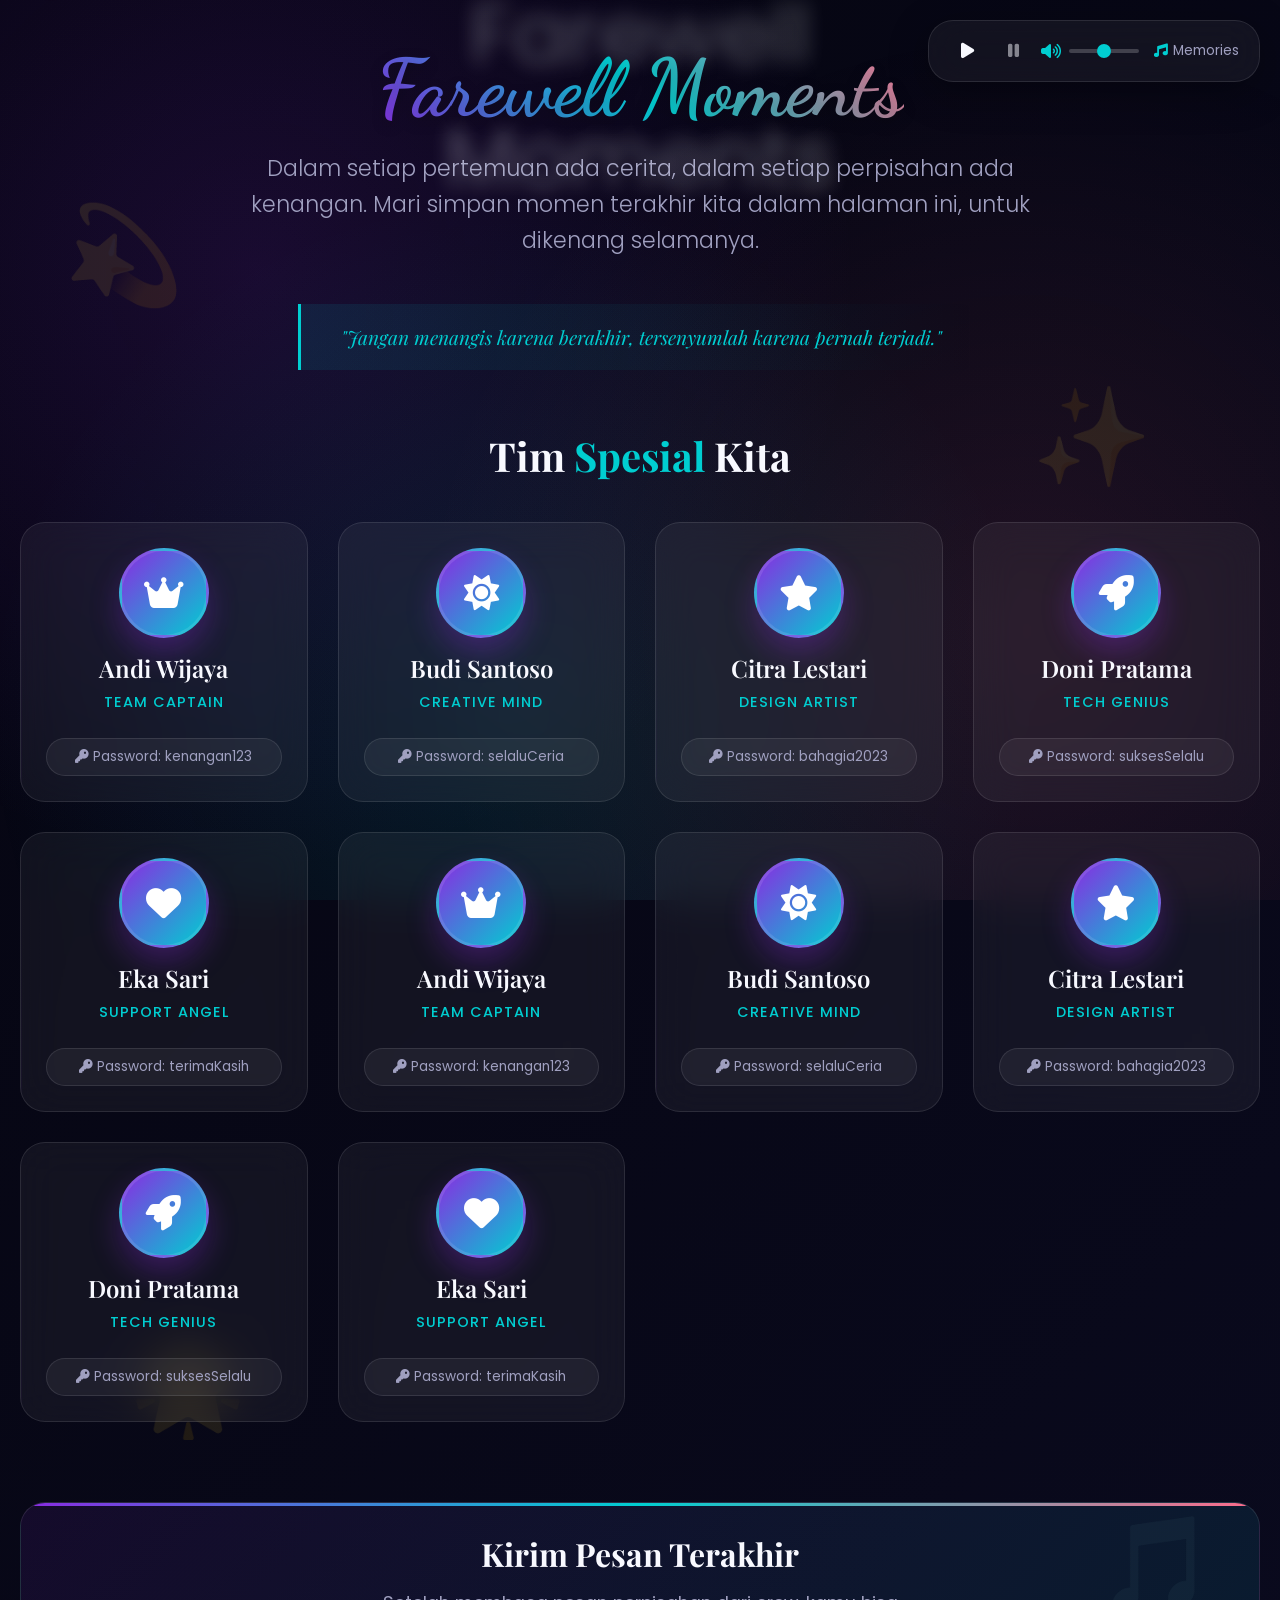
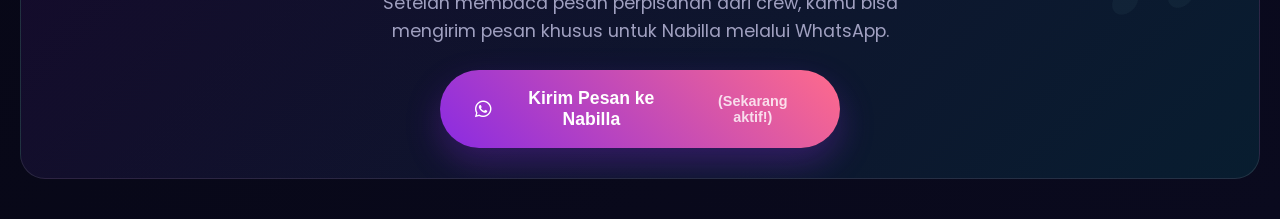
<file: baibai.html>
<!DOCTYPE html>
<html lang="id"><head>
    <meta charset="UTF-8">
    <meta name="viewport" content="width=device-width, initial-scale=1.0">
    <title>Farewell Moments - Kenangan Tak Terlupakan</title>
    <link rel="stylesheet" href="https://cdnjs.cloudflare.com/ajax/libs/font-awesome/6.4.0/css/all.min.css">
    <link href="https://fonts.googleapis.com/css2?family=Poppins:wght@300;400;500;600;700&amp;family=Dancing+Script:wght@700&amp;family=Playfair+Display:wght@400;700&amp;display=swap" rel="stylesheet">
    <style>
        :root {
            --primary: #8A2BE2;
            --secondary: #FF6B8B;
            --accent: #00CED1;
            --gold: #FFD700;
            --dark: #0A0A1E;
            --darker: #050510;
            --light: #F8F9FF;
            --gray: #A0A0C0;
            --glass: rgba(255, 255, 255, 0.05);
            --glass-border: rgba(255, 255, 255, 0.1);
        }

        * {
            margin: 0;
            padding: 0;
            box-sizing: border-box;
        }

        body {
            background: linear-gradient(135deg, var(--darker) 0%, var(--dark) 100%);
            color: var(--light);
            min-height: 100vh;
            font-family: 'Poppins', sans-serif;
            overflow-x: hidden;
            position: relative;
        }

        body::before {
            content: '';
            position: fixed;
            top: 0;
            left: 0;
            width: 100%;
            height: 100%;
            background: 
                radial-gradient(circle at 20% 30%, rgba(138, 43, 226, 0.15) 0%, transparent 50%),
                radial-gradient(circle at 80% 70%, rgba(255, 107, 139, 0.1) 0%, transparent 50%),
                radial-gradient(circle at 40% 80%, rgba(0, 206, 209, 0.1) 0%, transparent 50%);
            z-index: -2;
        }

        /* Falling Animation Container */
        .falling-container {
            position: fixed;
            top: 0;
            left: 0;
            width: 100%;
            height: 100%;
            pointer-events: none;
            z-index: 0;
            overflow: hidden;
        }

        .falling-item {
            position: absolute;
            top: -50px;
            font-size: 24px;
            opacity: 0.7;
            animation: falling linear infinite;
            filter: drop-shadow(0 0 10px currentColor);
        }

        @keyframes falling {
            0% {
                transform: translateY(-100px) rotate(0deg);
                opacity: 0;
            }
            10% {
                opacity: 0.8;
            }
            90% {
                opacity: 0.8;
            }
            100% {
                transform: translateY(100vh) rotate(360deg);
                opacity: 0;
            }
        }

        /* Mobile Menu Button */
        .mobile-menu-btn {
            display: none;
            position: fixed;
            top: 15px;
            left: 15px;
            z-index: 1001;
            background: var(--glass);
            backdrop-filter: blur(20px);
            border: 1px solid var(--glass-border);
            color: var(--light);
            width: 50px;
            height: 50px;
            border-radius: 50%;
            font-size: 1.5rem;
            cursor: pointer;
            align-items: center;
            justify-content: center;
            transition: all 0.3s ease;
        }

        .mobile-menu-btn:hover {
            background: rgba(255, 255, 255, 0.1);
        }

        /* Music Player - Mobile Optimized */
        .music-player {
            position: fixed;
            top: 20px;
            right: 20px;
            z-index: 1000;
            background: var(--glass);
            backdrop-filter: blur(20px);
            border-radius: 25px;
            padding: 12px 20px;
            border: 1px solid var(--glass-border);
            box-shadow: 0 10px 40px rgba(0, 0, 0, 0.3);
            display: flex;
            align-items: center;
            gap: 15px;
            transition: all 0.3s ease;
            max-width: calc(100vw - 40px);
        }

        .music-player.mobile {
            top: auto;
            bottom: 20px;
            right: 50%;
            transform: translateX(50%);
            width: 90%;
            max-width: 400px;
            justify-content: center;
        }

        .music-controls {
            display: flex;
            align-items: center;
            gap: 10px;
        }

        .music-btn {
            background: transparent;
            border: none;
            color: var(--light);
            font-size: 1.1rem;
            cursor: pointer;
            width: 36px;
            height: 36px;
            border-radius: 50%;
            display: flex;
            align-items: center;
            justify-content: center;
            transition: all 0.3s ease;
            flex-shrink: 0;
        }

        .music-btn:hover {
            background: rgba(255, 255, 255, 0.1);
            transform: scale(1.1);
        }

        .music-btn.active {
            background: var(--primary);
            color: white;
        }

        .volume-container {
            display: flex;
            align-items: center;
            gap: 8px;
            flex-shrink: 0;
        }

        .volume-slider {
            width: 70px;
            height: 4px;
            -webkit-appearance: none;
            background: rgba(255, 255, 255, 0.2);
            border-radius: 2px;
            outline: none;
            flex-shrink: 0;
        }

        .volume-slider::-webkit-slider-thumb {
            -webkit-appearance: none;
            width: 14px;
            height: 14px;
            border-radius: 50%;
            background: var(--accent);
            cursor: pointer;
        }

        .music-info {
            display: flex;
            align-items: center;
            gap: 10px;
            color: var(--gray);
            font-size: 0.85rem;
            overflow: hidden;
        }

        .now-playing {
            display: flex;
            align-items: center;
            gap: 5px;
            white-space: nowrap;
            overflow: hidden;
            text-overflow: ellipsis;
        }

        /* Main Container */
        .main-container {
            max-width: 1400px;
            margin: 0 auto;
            padding: 40px 20px;
            position: relative;
            z-index: 1;
        }

        /* Header */
        .main-header {
            text-align: center;
            margin-bottom: 60px;
            position: relative;
        }

        .title-container {
            position: relative;
            display: inline-block;
        }

        .main-title {
            font-family: 'Dancing Script', cursive;
            font-size: 5rem;
            background: linear-gradient(45deg, var(--primary), var(--accent), var(--secondary));
            -webkit-background-clip: text;
            background-clip: text;
            color: transparent;
            margin-bottom: 15px;
            position: relative;
            z-index: 1;
            text-shadow: 0 5px 15px rgba(0, 0, 0, 0.2);
            line-height: 1.2;
        }

        .title-glow {
            position: absolute;
            top: 50%;
            left: 50%;
            transform: translate(-50%, -50%);
            font-size: 5.2rem;
            opacity: 0.3;
            filter: blur(10px);
            z-index: 0;
        }

        .subtitle {
            font-size: 1.4rem;
            color: var(--gray);
            max-width: 800px;
            margin: 0 auto 25px;
            line-height: 1.6;
            font-weight: 300;
        }

        .quote {
            font-family: 'Playfair Display', serif;
            font-style: italic;
            color: var(--accent);
            font-size: 1.2rem;
            padding: 20px 40px;
            border-left: 3px solid var(--accent);
            background: linear-gradient(90deg, rgba(0, 206, 209, 0.1), transparent);
            border-radius: 0 20px 20px 0;
            display: inline-block;
            margin-top: 20px;
        }

        /* Crew Section */
        .crew-section {
            margin: 60px 0;
        }

        .section-title {
            text-align: center;
            font-size: 2.5rem;
            margin-bottom: 40px;
            color: var(--light);
            font-family: 'Playfair Display', serif;
            line-height: 1.3;
        }

        .section-title span {
            color: var(--accent);
        }

        .crew-grid {
            display: grid;
            grid-template-columns: repeat(auto-fit, minmax(250px, 1fr));
            gap: 30px;
            margin-bottom: 60px;
        }

        .crew-card {
            background: var(--glass);
            backdrop-filter: blur(20px);
            border-radius: 25px;
            padding: 25px;
            border: 1px solid var(--glass-border);
            transition: all 0.4s cubic-bezier(0.175, 0.885, 0.32, 1.275);
            cursor: pointer;
            position: relative;
            overflow: hidden;
            text-align: center;
            min-height: 280px;
            display: flex;
            flex-direction: column;
            justify-content: center;
        }

        .crew-card::before {
            content: '';
            position: absolute;
            top: 0;
            left: 0;
            width: 100%;
            height: 100%;
            background: linear-gradient(45deg, transparent, rgba(138, 43, 226, 0.1), transparent);
            transform: translateX(-100%);
            transition: transform 0.6s;
        }

        .crew-card:hover::before {
            transform: translateX(100%);
        }

        .crew-card:hover {
            transform: translateY(-15px) scale(1.03);
            border-color: var(--primary);
            box-shadow: 0 25px 50px rgba(138, 43, 226, 0.3);
        }

        .card-glow {
            position: absolute;
            top: -2px;
            left: -2px;
            right: -2px;
            bottom: -2px;
            background: linear-gradient(45deg, var(--primary), var(--accent), var(--secondary));
            border-radius: 27px;
            z-index: -1;
            opacity: 0;
            transition: opacity 0.3s;
        }

        .crew-card:hover .card-glow {
            opacity: 0.3;
        }

        .crew-avatar {
            width: 90px;
            height: 90px;
            border-radius: 50%;
            background: linear-gradient(135deg, var(--primary), var(--accent));
            display: flex;
            align-items: center;
            justify-content: center;
            margin: 0 auto 15px;
            font-size: 2.2rem;
            color: white;
            box-shadow: 0 15px 30px rgba(138, 43, 226, 0.3);
            border: 3px solid rgba(255, 255, 255, 0.1);
            transition: all 0.3s ease;
            flex-shrink: 0;
        }

        .crew-card:hover .crew-avatar {
            transform: scale(1.1) rotate(5deg);
            box-shadow: 0 20px 40px rgba(138, 43, 226, 0.4);
        }

        .crew-name {
            font-size: 1.5rem;
            font-weight: 600;
            margin-bottom: 8px;
            color: var(--light);
            font-family: 'Playfair Display', serif;
            line-height: 1.3;
        }

        .crew-role {
            color: var(--accent);
            font-size: 0.9rem;
            text-transform: uppercase;
            letter-spacing: 1px;
            margin-bottom: 15px;
            font-weight: 500;
        }

        .password-hint {
            background: rgba(255, 255, 255, 0.05);
            padding: 8px 15px;
            border-radius: 20px;
            font-size: 0.85rem;
            color: var(--gray);
            display: inline-block;
            border: 1px solid rgba(255, 255, 255, 0.1);
            margin-top: auto;
        }

        /* Send Message Button */
        .send-message-section {
            text-align: center;
            margin-top: 80px;
            padding: 30px 20px;
            background: linear-gradient(135deg, rgba(138, 43, 226, 0.1), rgba(0, 206, 209, 0.1));
            border-radius: 25px;
            border: 1px solid var(--glass-border);
            position: relative;
            overflow: hidden;
        }

        .send-message-section::before {
            content: '';
            position: absolute;
            top: 0;
            left: 0;
            right: 0;
            height: 3px;
            background: linear-gradient(90deg, var(--primary), var(--accent), var(--secondary));
        }

        .send-message-title {
            font-size: 2rem;
            margin-bottom: 15px;
            color: var(--light);
            font-family: 'Playfair Display', serif;
            line-height: 1.3;
        }

        .send-message-desc {
            color: var(--gray);
            font-size: 1.1rem;
            max-width: 600px;
            margin: 0 auto 25px;
            line-height: 1.6;
        }

        .send-btn {
            background: linear-gradient(45deg, var(--primary), var(--secondary));
            color: white;
            border: none;
            padding: 18px 35px;
            font-size: 1.1rem;
            border-radius: 50px;
            cursor: pointer;
            display: inline-flex;
            align-items: center;
            justify-content: center;
            gap: 12px;
            transition: all 0.3s ease;
            font-weight: 600;
            box-shadow: 0 15px 35px rgba(138, 43, 226, 0.3);
            position: relative;
            overflow: hidden;
            width: 100%;
            max-width: 400px;
            margin: 0 auto;
        }

        .send-btn::before {
            content: '';
            position: absolute;
            top: 0;
            left: -100%;
            width: 100%;
            height: 100%;
            background: linear-gradient(90deg, transparent, rgba(255, 255, 255, 0.2), transparent);
            transition: left 0.5s;
        }

        .send-btn:hover::before {
            left: 100%;
        }

        .send-btn:hover {
            transform: translateY(-5px) scale(1.05);
            box-shadow: 0 20px 40px rgba(138, 43, 226, 0.4);
        }

        .send-btn i {
            font-size: 1.2rem;
        }

        .send-btn.locked {
            opacity: 0.5;
            cursor: not-allowed;
            background: linear-gradient(45deg, #666, #888);
        }

        .send-btn.locked:hover {
            transform: none;
            box-shadow: 0 15px 35px rgba(138, 43, 226, 0.3);
        }

        /* Modal Styles - Mobile Optimized */
        .modal-overlay {
            position: fixed;
            top: 0;
            left: 0;
            width: 100%;
            height: 100%;
            background: rgba(5, 5, 16, 0.95);
            display: flex;
            justify-content: center;
            align-items: center;
            z-index: 2000;
            opacity: 0;
            visibility: hidden;
            transition: all 0.3s ease;
            backdrop-filter: blur(20px);
            padding: 20px;
        }

        .modal-overlay.active {
            opacity: 1;
            visibility: visible;
        }

        .modal-content {
            background: linear-gradient(135deg, rgba(30, 30, 60, 0.95), rgba(20, 20, 40, 0.95));
            padding: 35px;
            border-radius: 25px;
            width: 100%;
            max-width: 500px;
            border: 1px solid var(--glass-border);
            box-shadow: 0 40px 80px rgba(0, 0, 0, 0.5);
            transform: translateY(50px) scale(0.95);
            transition: all 0.5s cubic-bezier(0.175, 0.885, 0.32, 1.275);
            position: relative;
            overflow: hidden;
            max-height: 90vh;
            overflow-y: auto;
        }

        .modal-overlay.active .modal-content {
            transform: translateY(0) scale(1);
        }

        .modal-content::before {
            content: '';
            position: absolute;
            top: 0;
            left: 0;
            right: 0;
            height: 5px;
            background: linear-gradient(90deg, var(--primary), var(--accent), var(--secondary));
        }

        .modal-title {
            font-size: 1.8rem;
            margin-bottom: 15px;
            color: var(--light);
            text-align: center;
            font-family: 'Playfair Display', serif;
            line-height: 1.3;
        }

        .modal-subtitle {
            color: var(--gray);
            text-align: center;
            margin-bottom: 25px;
            font-size: 1rem;
            line-height: 1.5;
        }

        .form-group {
            margin-bottom: 20px;
        }

        .form-label {
            display: block;
            margin-bottom: 8px;
            color: var(--light);
            font-weight: 500;
            font-size: 0.95rem;
        }

        .form-input, .form-textarea {
            width: 100%;
            padding: 16px;
            border-radius: 12px;
            border: 1px solid var(--glass-border);
            background: rgba(255, 255, 255, 0.05);
            color: var(--light);
            font-size: 1rem;
            outline: none;
            transition: all 0.3s ease;
            font-family: 'Poppins', sans-serif;
        }

        .form-input:focus, .form-textarea:focus {
            border-color: var(--accent);
            background: rgba(255, 255, 255, 0.08);
            box-shadow: 0 0 0 3px rgba(0, 206, 209, 0.1);
        }

        .form-textarea {
            min-height: 120px;
            resize: vertical;
        }

        .modal-buttons {
            display: flex;
            gap: 12px;
            margin-top: 25px;
            flex-wrap: wrap;
        }

        .modal-btn {
            flex: 1;
            padding: 15px;
            border-radius: 12px;
            border: none;
            font-size: 0.95rem;
            font-weight: 600;
            cursor: pointer;
            transition: all 0.3s ease;
            display: flex;
            align-items: center;
            justify-content: center;
            gap: 8px;
            min-width: 140px;
        }

        .modal-btn.primary {
            background: linear-gradient(45deg, var(--primary), var(--accent));
            color: white;
        }

        .modal-btn.primary:hover {
            transform: translateY(-3px);
            box-shadow: 0 10px 20px rgba(138, 43, 226, 0.3);
        }

        .modal-btn.secondary {
            background: rgba(255, 255, 255, 0.05);
            color: var(--light);
            border: 1px solid var(--glass-border);
        }

        .modal-btn.secondary:hover {
            background: rgba(255, 255, 255, 0.1);
        }

        /* Message Page - Mobile Optimized */
        .message-page {
            min-height: 100vh;
            padding: 30px 15px;
            display: none;
            opacity: 0;
            animation: fadeIn 0.8s forwards;
        }

        .message-header {
            text-align: center;
            margin-bottom: 40px;
        }

        .message-avatar {
            width: 120px;
            height: 120px;
            border-radius: 50%;
            background: linear-gradient(135deg, var(--primary), var(--accent));
            display: flex;
            align-items: center;
            justify-content: center;
            margin: 0 auto 20px;
            font-size: 3rem;
            color: white;
            box-shadow: 0 20px 40px rgba(138, 43, 226, 0.3);
            border: 5px solid rgba(255, 255, 255, 0.1);
            animation: float 6s ease-in-out infinite;
        }

        .message-crew-name {
            font-size: 2.5rem;
            margin-bottom: 8px;
            background: linear-gradient(45deg, var(--primary), var(--accent));
            -webkit-background-clip: text;
            background-clip: text;
            color: transparent;
            font-family: 'Dancing Script', cursive;
            line-height: 1.2;
        }

        .message-title {
            font-size: 1.2rem;
            color: var(--accent);
            text-transform: uppercase;
            letter-spacing: 2px;
            margin-bottom: 30px;
        }

        .message-content {
            max-width: 800px;
            margin: 0 auto;
            background: var(--glass);
            backdrop-filter: blur(20px);
            border-radius: 25px;
            padding: 30px;
            border: 1px solid var(--glass-border);
            box-shadow: 0 20px 40px rgba(0, 0, 0, 0.3);
            position: relative;
            overflow: hidden;
        }

        .message-content::before {
            content: '';
            position: absolute;
            top: 0;
            left: 0;
            right: 0;
            height: 5px;
            background: linear-gradient(90deg, var(--primary), var(--accent), var(--secondary));
        }

        .message-text {
            font-size: 1.1rem;
            line-height: 1.7;
            margin-bottom: 30px;
            color: rgba(255, 255, 255, 0.9);
            text-align: justify;
        }

        .message-quote {
            font-style: italic;
            color: var(--accent);
            padding: 20px;
            background: linear-gradient(90deg, rgba(0, 206, 209, 0.1), transparent);
            border-radius: 15px;
            border-left: 4px solid var(--accent);
            margin: 25px 0;
            font-size: 1.1rem;
            font-family: 'Playfair Display', serif;
            line-height: 1.5;
        }

        .message-signature {
            text-align: right;
            color: var(--gray);
            margin-top: 40px;
            padding-top: 25px;
            border-top: 1px solid rgba(255, 255, 255, 0.1);
            font-size: 1.2rem;
            font-family: 'Dancing Script', cursive;
        }

        .message-signature strong {
            color: var(--light);
            font-weight: 600;
        }

        .action-buttons {
            display: flex;
            justify-content: center;
            gap: 15px;
            margin-top: 40px;
            flex-wrap: wrap;
        }

        .action-btn {
            padding: 16px 30px;
            border-radius: 50px;
            border: none;
            font-size: 1rem;
            font-weight: 600;
            cursor: pointer;
            transition: all 0.3s ease;
            display: flex;
            align-items: center;
            gap: 10px;
            min-width: 160px;
            justify-content: center;
            flex: 1;
            max-width: 300px;
        }

        .action-btn.back {
            background: rgba(255, 255, 255, 0.05);
            color: var(--light);
            border: 1px solid var(--glass-border);
        }

        .action-btn.back:hover {
            background: rgba(255, 255, 255, 0.1);
            transform: translateY(-3px);
        }

        .action-btn.message {
            background: linear-gradient(45deg, var(--secondary), #FF8E9E);
            color: white;
        }

        .action-btn.message:hover {
            transform: translateY(-3px) scale(1.05);
            box-shadow: 0 15px 30px rgba(255, 107, 139, 0.3);
        }

        /* Floating Elements */
        .floating-element {
            position: absolute;
            z-index: -1;
            opacity: 0.1;
            font-size: 6rem;
            color: var(--accent);
            animation: floatSlow 15s ease-in-out infinite;
        }

        .fe1 { top: 10%; left: 5%; animation-delay: 0s; }
        .fe2 { top: 20%; right: 10%; animation-delay: 2s; }
        .fe3 { bottom: 20%; left: 10%; animation-delay: 4s; }
        .fe4 { bottom: 10%; right: 5%; animation-delay: 6s; }

        /* Animations */
        @keyframes fadeIn {
            from { opacity: 0; transform: translateY(20px); }
            to { opacity: 1; transform: translateY(0); }
        }

        @keyframes float {
            0%, 100% { transform: translateY(0); }
            50% { transform: translateY(-15px); }
        }

        @keyframes floatSlow {
            0%, 100% { transform: translateY(0) rotate(0deg); }
            33% { transform: translateY(-20px) rotate(120deg); }
            66% { transform: translateY(20px) rotate(240deg); }
        }

        @keyframes glow {
            0%, 100% { opacity: 0.5; }
            50% { opacity: 0.8; }
        }

        /* Touch-friendly adjustments */
        @media (hover: none) {
            .crew-card:hover {
                transform: none;
            }
            
            .crew-card:active {
                transform: scale(0.98);
            }
            
            .send-btn:hover, .modal-btn:hover, .action-btn:hover {
                transform: none;
            }
            
            .send-btn:active, .modal-btn:active, .action-btn:active {
                transform: scale(0.98);
            }
        }

        /* Responsive Breakpoints */
        @media (max-width: 1200px) {
            .main-title { font-size: 4rem; }
            .title-glow { font-size: 4.2rem; }
        }

        @media (max-width: 992px) {
            .main-title { font-size: 3.5rem; }
            .title-glow { font-size: 3.7rem; }
            .crew-grid { grid-template-columns: repeat(2, 1fr); }
            .section-title { font-size: 2.2rem; }
        }

        @media (max-width: 768px) {
            .mobile-menu-btn {
                display: flex;
            }
            
            .music-player:not(.mobile) {
                display: none;
            }
            
            .music-player.mobile {
                display: flex;
            }
            
            .main-title {
                font-size: 3rem;
                margin-top: 40px;
            }
            
            .title-glow {
                font-size: 3.2rem;
            }
            
            .subtitle {
                font-size: 1.2rem;
                padding: 0 15px;
            }
            
            .quote {
                font-size: 1.1rem;
                padding: 15px 25px;
                margin: 15px;
            }
            
            .crew-grid {
                grid-template-columns: 1fr;
                max-width: 400px;
                margin-left: auto;
                margin-right: auto;
                gap: 20px;
            }
            
            .crew-card {
                padding: 20px;
                min-height: 250px;
            }
            
            .crew-avatar {
                width: 80px;
                height: 80px;
                font-size: 2rem;
            }
            
            .crew-name {
                font-size: 1.4rem;
            }
            
            .send-message-title {
                font-size: 1.8rem;
            }
            
            .send-message-desc {
                font-size: 1rem;
                padding: 0 10px;
            }
            
            .send-btn {
                padding: 16px 25px;
                font-size: 1rem;
            }
            
            .modal-content {
                padding: 25px 20px;
            }
            
            .modal-title {
                font-size: 1.6rem;
            }
            
            .modal-buttons {
                flex-direction: column;
            }
            
            .modal-btn {
                width: 100%;
            }
            
            .message-crew-name {
                font-size: 2.2rem;
            }
            
            .message-avatar {
                width: 100px;
                height: 100px;
                font-size: 2.5rem;
            }
            
            .message-content {
                padding: 25px 20px;
            }
            
            .message-text {
                font-size: 1rem;
            }
            
            .message-quote {
                font-size: 1rem;
                padding: 15px;
            }
            
            .action-buttons {
                flex-direction: column;
                align-items: center;
            }
            
            .action-btn {
                width: 100%;
                max-width: 280px;
            }
            
            .floating-element {
                font-size: 4rem;
            }
        }

        @media (max-width: 480px) {
            .main-container {
                padding: 20px 15px;
            }
            
            .main-title {
                font-size: 2.5rem;
            }
            
            .title-glow {
                font-size: 2.7rem;
            }
            
            .subtitle {
                font-size: 1.1rem;
            }
            
            .section-title {
                font-size: 1.8rem;
                margin-bottom: 30px;
            }
            
            .crew-card {
                min-height: 230px;
            }
            
            .send-message-title {
                font-size: 1.6rem;
            }
            
            .send-message-section {
                padding: 25px 15px;
                margin-top: 50px;
            }
            
            .modal-content {
                padding: 20px 15px;
            }
            
            .modal-title {
                font-size: 1.4rem;
            }
            
            .form-input, .form-textarea {
                padding: 14px;
            }
            
            .message-crew-name {
                font-size: 2rem;
            }
            
            .message-title {
                font-size: 1rem;
            }
            
            .music-player.mobile {
                width: 95%;
                padding: 10px 15px;
            }
            
            .volume-slider {
                width: 50px;
            }
            
            .music-info {
                display: none;
            }
        }

        @media (max-width: 360px) {
            .main-title {
                font-size: 2.2rem;
            }
            
            .crew-name {
                font-size: 1.3rem;
            }
            
            .send-btn {
                padding: 14px 20px;
                font-size: 0.95rem;
            }
            
            .action-btn {
                padding: 14px 20px;
                font-size: 0.95rem;
            }
        }
    </style>
<style>
                @keyframes shake {
                    0%, 100% { transform: translateX(0); }
                    25% { transform: translateX(-10px); }
                    75% { transform: translateX(10px); }
                }
                @keyframes slideIn {
                    from { transform: translateX(100%); opacity: 0; }
                    to { transform: translateX(0); opacity: 1; }
                }
                @keyframes fadeOut {
                    from { opacity: 1; }
                    to { opacity: 0; }
                }
            </style></head>
<body>
    <!-- Falling Animation -->
    <div class="falling-container" id="fallingContainer"><div class="falling-item" style="left: 85.7019%; color: rgb(255, 107, 139); opacity: 0.7;">💌</div><div class="falling-item" style="left: 13.7735%; color: rgb(255, 107, 139); opacity: 0.7;">🌟</div><div class="falling-item" style="left: 8.36762%; color: rgb(255, 20, 147); opacity: 0.7;">🎉</div><div class="falling-item" style="left: 50.3755%; color: rgb(255, 20, 147); opacity: 0.7;">💫</div><div class="falling-item" style="left: 8.43974%; color: rgb(255, 20, 147); opacity: 0.7;">❤️</div><div class="falling-item" style="left: 54.1424%; color: rgb(255, 20, 147); opacity: 0.7;">💫</div><div class="falling-item" style="left: 67.1074%; color: rgb(255, 107, 139); opacity: 0.7;">🎉</div><div class="falling-item" style="left: 69.7484%; color: rgb(0, 206, 209); opacity: 0.7;">🎈</div><div class="falling-item" style="left: 86.212%; color: rgb(255, 215, 0); opacity: 0.7;">🎉</div><div class="falling-item" style="left: 88.7845%; color: rgb(255, 215, 0); opacity: 0.7;">✨</div><div class="falling-item" style="left: 24.1715%; color: rgb(138, 43, 226); opacity: 0.7;">🎈</div><div class="falling-item" style="left: 80.7966%; color: rgb(255, 107, 139); opacity: 0.7;">🎊</div><div class="falling-item" style="left: 52.655%; color: rgb(255, 20, 147); opacity: 0.7;">🎊</div><div class="falling-item" style="left: 44.9256%; color: rgb(255, 20, 147); opacity: 0.7;">🌸</div><div class="falling-item" style="left: 61.6809%; color: rgb(255, 20, 147); opacity: 0.7;">💌</div></div>

    <!-- Mobile Menu Button -->
    <button class="mobile-menu-btn" id="mobileMenuBtn" aria-label="Menu">
        <i class="fas fa-bars"></i>
    </button>

    <!-- Music Player -->
    <div class="music-player" id="desktopMusic">
        <div class="music-controls">
            <button class="music-btn" id="playBtn" title="Play" aria-label="Play music" style="opacity: 1;">
                <i class="fas fa-play"></i>
            </button>
            <button class="music-btn" id="pauseBtn" title="Pause" aria-label="Pause music" style="opacity: 0.5;">
                <i class="fas fa-pause"></i>
            </button>
            <div class="volume-container">
                <i class="fas fa-volume-up" style="color: var(--accent);"></i>
                <input type="range" min="0" max="100" value="50" class="volume-slider" id="volumeSlider" title="Volume" aria-label="Volume control">
            </div>
        </div>
        <div class="music-info">
            <div class="now-playing">
                <i class="fas fa-music" style="color: var(--accent);"></i>
                <span id="currentTrack">Memories</span>
            </div>
        </div>
    </div>

    <!-- Mobile Music Player -->
    

    <!-- Floating Elements -->
    <div class="floating-element fe1">💫</div>
    <div class="floating-element fe2">✨</div>
    <div class="floating-element fe3">🌟</div>
    <div class="floating-element fe4">🎵</div>

    <!-- Main Page -->
    <div class="main-container" id="mainPage" style="display: block;">
        <header class="main-header">
            <div class="title-container">
                <div class="title-glow">Farewell Moments</div>
                <h1 class="main-title" style="transition: 0.8s; transform: scale(1);">Farewell Moments</h1>
            </div>
            <p class="subtitle">Dalam setiap pertemuan ada cerita, dalam setiap perpisahan ada kenangan. Mari simpan momen terakhir kita dalam halaman ini, untuk dikenang selamanya.</p>
            <div class="quote">"Jangan menangis karena berakhir, tersenyumlah karena pernah terjadi."</div>
        </header>

        <!-- Crew Section -->
        <section class="crew-section">
            <h2 class="section-title">Tim <span>Spesial</span> Kita</h2>
            <div class="crew-grid">
                <!-- Crew Cards akan di-generate oleh JavaScript -->
            <div class="crew-card" data-crew="Andi" data-password="kenangan123" role="button" tabindex="0" aria-label="Buka pesan dari Andi Wijaya" style="opacity: 1; transform: translateY(0px); transition: 0.6s cubic-bezier(0.175, 0.885, 0.32, 1.275);">
                        <div class="card-glow"></div>
                        <div class="crew-avatar">
                            <i class="fas fa-crown"></i>
                        </div>
                        <h3 class="crew-name">Andi Wijaya</h3>
                        <div class="crew-role">Team Captain</div>
                        <div class="password-hint">
                            <i class="fas fa-key"></i> Password: kenangan123
                        </div>
                    </div><div class="crew-card" data-crew="Budi" data-password="selaluCeria" role="button" tabindex="0" aria-label="Buka pesan dari Budi Santoso" style="opacity: 1; transform: translateY(0px); transition: 0.6s cubic-bezier(0.175, 0.885, 0.32, 1.275);">
                        <div class="card-glow"></div>
                        <div class="crew-avatar">
                            <i class="fas fa-sun"></i>
                        </div>
                        <h3 class="crew-name">Budi Santoso</h3>
                        <div class="crew-role">Creative Mind</div>
                        <div class="password-hint">
                            <i class="fas fa-key"></i> Password: selaluCeria
                        </div>
                    </div><div class="crew-card" data-crew="Citra" data-password="bahagia2023" role="button" tabindex="0" aria-label="Buka pesan dari Citra Lestari" style="opacity: 1; transform: translateY(0px); transition: 0.6s cubic-bezier(0.175, 0.885, 0.32, 1.275);">
                        <div class="card-glow"></div>
                        <div class="crew-avatar">
                            <i class="fas fa-star"></i>
                        </div>
                        <h3 class="crew-name">Citra Lestari</h3>
                        <div class="crew-role">Design Artist</div>
                        <div class="password-hint">
                            <i class="fas fa-key"></i> Password: bahagia2023
                        </div>
                    </div><div class="crew-card" data-crew="Doni" data-password="suksesSelalu" role="button" tabindex="0" aria-label="Buka pesan dari Doni Pratama" style="opacity: 1; transform: translateY(0px); transition: 0.6s cubic-bezier(0.175, 0.885, 0.32, 1.275);">
                        <div class="card-glow"></div>
                        <div class="crew-avatar">
                            <i class="fas fa-rocket"></i>
                        </div>
                        <h3 class="crew-name">Doni Pratama</h3>
                        <div class="crew-role">Tech Genius</div>
                        <div class="password-hint">
                            <i class="fas fa-key"></i> Password: suksesSelalu
                        </div>
                    </div><div class="crew-card" data-crew="Eka" data-password="terimaKasih" role="button" tabindex="0" aria-label="Buka pesan dari Eka Sari" style="opacity: 1; transform: translateY(0px); transition: 0.6s cubic-bezier(0.175, 0.885, 0.32, 1.275);">
                        <div class="card-glow"></div>
                        <div class="crew-avatar">
                            <i class="fas fa-heart"></i>
                        </div>
                        <h3 class="crew-name">Eka Sari</h3>
                        <div class="crew-role">Support Angel</div>
                        <div class="password-hint">
                            <i class="fas fa-key"></i> Password: terimaKasih
                        </div>
                    </div></div>
        </section>

        <!-- Send Message Section -->
        <section class="send-message-section">
            <h3 class="send-message-title">Kirim Pesan Terakhir</h3>
            <p class="send-message-desc">Setelah membaca pesan perpisahan dari crew, kamu bisa mengirim pesan khusus untuk Nabilla melalui WhatsApp.</p>
            <button class="send-btn" id="sendToNabillaBtn" aria-label="Send message to Nabilla" style="animation: 2s ease 0s infinite normal none running glow;">
                    <i class="fab fa-whatsapp"></i>
                    Kirim Pesan ke Nabilla
                    <span style="margin-left: 10px; font-size: 0.9rem; opacity: 0.8;">(Sekarang aktif!)</span>
                </button>
        </section>
    </div>

    <!-- Password Modal -->
    <div class="modal-overlay" id="passwordModal">
        <div class="modal-content">
            <h3 class="modal-title">Masukkan Password</h3>
            <p class="modal-subtitle">Untuk membaca pesan rahasia dari <span id="crewNameSpan" style="color: var(--accent); font-weight: 600;">Andi</span></p>
            
            <div class="form-group">
                <label class="form-label" for="passwordInput">Password Rahasia</label>
                <input type="text" class="form-input" id="passwordInput" placeholder="Ketik password di sini..." aria-label="Password input">
                <div style="text-align: right; margin-top: 5px;">
                    <button id="togglePassword" style="background: none; border: none; color: var(--accent); cursor: pointer; font-size: 0.9rem;" aria-label="Toggle password visibility"><i class="fas fa-eye-slash"></i> Sembunyikan</button>
                </div>
            </div>

            <div id="errorMessage" style="color: var(--secondary); text-align: center; margin: 15px 0; min-height: 20px;" role="alert"></div>

            <div class="modal-buttons">
                <button class="modal-btn primary" id="submitPassword" aria-label="Submit password">
                    <i class="fas fa-unlock"></i> Buka Pesan
                </button>
                <button class="modal-btn secondary" id="closeModal" aria-label="Close modal">
                    <i class="fas fa-times"></i> Batal
                </button>
            </div>
        </div>
    </div>

    <!-- Message Modal -->
    <div class="modal-overlay" id="messageModal">
        <div class="modal-content">
            <h3 class="modal-title">Kirim Pesan ke Nabilla</h3>
            <p class="modal-subtitle">Sampaikan kata-kata terakhirmu dengan penuh makna</p>
            
            <form id="messageForm">
                <div class="form-group">
                    <label class="form-label" for="senderName">Nama Kamu</label>
                    <input type="text" class="form-input" id="senderName" placeholder="Masukkan nama lengkapmu..." required="" aria-label="Your name">
                </div>
                
                <div class="form-group">
                    <label class="form-label" for="senderMessage">Pesan Spesial</label>
                    <textarea class="form-textarea" id="senderMessage" placeholder="Tulis pesan perpisahanmu di sini..." required="" aria-label="Your message"></textarea>
                </div>

                <div class="modal-buttons">
                    <button type="submit" class="modal-btn primary" aria-label="Send via WhatsApp">
                        <i class="fab fa-whatsapp"></i> Kirim via WhatsApp
                    </button>
                    <button type="button" class="modal-btn secondary" id="closeMessageModal" aria-label="Cancel">
                        <i class="fas fa-times"></i> Batalkan
                    </button>
                </div>
            </form>
        </div>
    </div>

    <!-- Message Page -->
    <div class="main-container message-page" id="messagePage" style="display: none;">
        <div class="message-header">
            <div class="message-avatar" id="crewAvatar"><i class="fas fa-crown"></i></div>
            <h1 class="message-crew-name" id="messageCrewName">Andi</h1>
            <div class="message-title" id="messageRole">Team Captain</div>
        </div>

        <div class="message-content">
            <div class="message-text" id="messageText">Hai teman-teman,<br><br>
                        Rasanya baru kemarin kita memulai petualangan ini bersama. Sekarang, tiba saatnya kita berjalan di jalan yang berbeda. Setiap tawa, setiap perjuangan, dan setiap kemenangan bersama kalian akan selamanya terukir dalam hati.<br><br>
                        Aku sangat bangga melihat bagaimana kita tumbuh bersama. Dari tim yang awalnya asing, menjadi keluarga yang saling mendukung. Terima kasih telah mempercayaiku memimpin kalian semua.<br><br>
                        Ingat, perpisahan ini bukan akhir. Ini adalah babak baru dimana kita akan menulis cerita yang lebih hebat.</div>

            <div class="message-quote" id="messageQuote">Pemimpin sejati tidak menciptakan pengikut, tapi menciptakan pemimpin baru.</div>

            <div class="message-signature" id="messageSignature">Sampai jumpa di puncak kesuksesan,<br><strong>Andi Wijaya</strong></div>
        </div>

        <div class="action-buttons">
            <button class="action-btn back" id="backButton" aria-label="Go back">
                <i class="fas fa-arrow-left"></i> Kembali
            </button>
            <button class="action-btn message" id="openMessageBtn" aria-label="Send message to Nabilla">
                <i class="fab fa-whatsapp"></i> Kirim Pesan ke Nabilla
            </button>
        </div>
    </div>

    <script>
        // ============================
        // FALLING ANIMATION SYSTEM
        // ============================
        class FallingAnimation {
            constructor() {
                this.container = document.getElementById('fallingContainer');
                this.emojis = ['✨', '🌟', '💫', '🎵', '❤️', '💌', '🌸', '🎈', '🎊', '🎉'];
                this.colors = ['#FF6B8B', '#8A2BE2', '#00CED1', '#FFD700', '#FF1493'];
                this.items = [];
                this.init();
            }
            
            init() {
                this.createItems();
                this.startAnimation();
                
                // Adjust for mobile performance
                window.addEventListener('resize', () => this.adjustForMobile());
                this.adjustForMobile();
            }
            
            createItems() {
                // Create 15 falling items for desktop, 8 for mobile
                const count = window.innerWidth < 768 ? 8 : 15;
                
                for (let i = 0; i < count; i++) {
                    const item = document.createElement('div');
                    item.className = 'falling-item';
                    
                    // Random properties
                    const emoji = this.emojis[Math.floor(Math.random() * this.emojis.length)];
                    const color = this.colors[Math.floor(Math.random() * this.colors.length)];
                    const size = Math.random() * 20 + 15;
                    const left = Math.random() * 100;
                    const duration = Math.random() * 10 + 10;
                    const delay = Math.random() * 15;
                    
                    // Apply styles
                    item.textContent = emoji;
                    item.style.left = `${left}%`;
                    item.style.fontSize = `${size}px`;
                    item.style.color = color;
                    item.style.animationDuration = `${duration}s`;
                    item.style.animationDelay = `${delay}s`;
                    
                    this.container.appendChild(item);
                    this.items.push(item);
                }
            }
            
            startAnimation() {
                this.items.forEach(item => {
                    // Restart animation
                    item.style.animation = 'none';
                    void item.offsetWidth; // Trigger reflow
                    item.style.animation = null;
                });
            }
            
            adjustForMobile() {
                if (window.innerWidth < 768) {
                    // Reduce animation intensity for mobile
                    this.items.forEach(item => {
                        item.style.fontSize = '18px';
                        item.style.opacity = '0.5';
                    });
                } else {
                    // Restore for desktop
                    this.items.forEach(item => {
                        item.style.fontSize = '';
                        item.style.opacity = '0.7';
                    });
                }
            }
            
            clear() {
                this.items.forEach(item => item.remove());
                this.items = [];
            }
            
            restart() {
                this.clear();
                this.createItems();
            }
        }

        // ============================
        // MUSIC SYSTEM
        // ============================
        class MusicSystem {
            constructor() {
                this.audio = new Audio();
                this.isPlaying = false;
                this.currentTrackIndex = 0;
                this.volume = 0.5;
                
                this.playlist = [
                    {
                        name: "Memories",
                        url: "https://open.spotify.com/track/3tcCT8WhAIeRW2Ey9M4bL5?si=ab8498aafe954977"
                    },
                    {
                        name: "Sunset Dreams",
                        url: "https://open.spotify.com/track/3tcCT8WhAIeRW2Ey9M4bL5?si=ab8498aafe954977"
                    },
                    {
                        name: "Good Times",
                        url: "https://open.spotify.com/track/3tcCT8WhAIeRW2Ey9M4bL5?si=ab8498aafe954977"
                    }
                ];
                
                this.init();
            }
            
            init() {
                this.audio.volume = this.volume;
                this.loadTrack(this.currentTrackIndex);
                
                this.audio.addEventListener('ended', () => {
                    this.nextTrack();
                });
                
                this.audio.addEventListener('error', () => {
                    this.showNotification('🎵 Musik tidak dapat diputar');
                });
            }
            
            loadTrack(index) {
                this.currentTrackIndex = index % this.playlist.length;
                const track = this.playlist[this.currentTrackIndex];
                
                this.audio.src = track.url;
                document.getElementById('currentTrack').textContent = track.name;
                
                if (this.isPlaying) {
                    this.audio.play().catch(() => {
                        // Autoplay prevented
                    });
                }
            }
            
            play() {
                this.audio.play().then(() => {
                    this.isPlaying = true;
                    this.updateUI();
                    this.showNotification(`🎵 Now Playing: ${this.playlist[this.currentTrackIndex].name}`);
                }).catch(() => {
                    this.showNotification('🔇 Klik tombol play untuk mulai musik');
                });
            }
            
            pause() {
                this.audio.pause();
                this.isPlaying = false;
                this.updateUI();
            }
            
            setVolume(value) {
                this.volume = value / 100;
                this.audio.volume = this.volume;
            }
            
            nextTrack() {
                this.loadTrack(this.currentTrackIndex + 1);
                if (this.isPlaying) {
                    this.play();
                }
            }
            
            updateUI() {
                const elements = ['playBtn', 'pauseBtn', 'mobilePlayBtn', 'mobilePauseBtn'];
                
                elements.forEach(id => {
                    const element = document.getElementById(id);
                    if (element) {
                        if (this.isPlaying) {
                            if (id.includes('play')) element.style.opacity = '0.5';
                            if (id.includes('pause')) element.style.opacity = '1';
                        } else {
                            if (id.includes('play')) element.style.opacity = '1';
                            if (id.includes('pause')) element.style.opacity = '0.5';
                        }
                    }
                });
            }
            
            showNotification(text) {
                const notification = document.createElement('div');
                notification.style.cssText = `
                    position: fixed;
                    top: 80px;
                    right: 20px;
                    background: linear-gradient(45deg, var(--primary), var(--accent));
                    color: white;
                    padding: 12px 20px;
                    border-radius: 10px;
                    box-shadow: 0 10px 30px rgba(0,0,0,0.3);
                    z-index: 10000;
                    animation: slideIn 0.3s ease, fadeOut 0.3s ease 2.7s forwards;
                    font-family: 'Poppins', sans-serif;
                    font-size: 0.9rem;
                    display: flex;
                    align-items: center;
                    gap: 10px;
                    max-width: 300px;
                `;
                
                notification.innerHTML = `<i class="fas fa-music"></i> ${text}`;
                document.body.appendChild(notification);
                
                setTimeout(() => notification.remove(), 3000);
            }
        }

        // ============================
        // MAIN APPLICATION
        // ============================
        class FarewellApp {
            constructor() {
                this.fallingAnimation = new FallingAnimation();
                this.music = new MusicSystem();
                this.currentCrew = null;
                this.hasReadMessage = false;
                
                this.initElements();
                this.createCrewCards();
                this.bindEvents();
                this.initAnimations();
                this.startMusic();
                this.setupMobile();
            }
            
            initElements() {
                this.elements = {
                    // Pages
                    mainPage: document.getElementById('mainPage'),
                    messagePage: document.getElementById('messagePage'),
                    
                    // Modals
                    passwordModal: document.getElementById('passwordModal'),
                    messageModal: document.getElementById('messageModal'),
                    
                    // Buttons
                    sendToNabillaBtn: document.getElementById('sendToNabillaBtn'),
                    openMessageBtn: document.getElementById('openMessageBtn'),
                    backButton: document.getElementById('backButton'),
                    mobileMenuBtn: document.getElementById('mobileMenuBtn'),
                    
                    // Forms
                    passwordInput: document.getElementById('passwordInput'),
                    togglePassword: document.getElementById('togglePassword'),
                    submitPassword: document.getElementById('submitPassword'),
                    closeModal: document.getElementById('closeModal'),
                    closeMessageModal: document.getElementById('closeMessageModal'),
                    messageForm: document.getElementById('messageForm'),
                    senderName: document.getElementById('senderName'),
                    senderMessage: document.getElementById('senderMessage'),
                    
                    // Music
                    playBtn: document.getElementById('playBtn'),
                    pauseBtn: document.getElementById('pauseBtn'),
                    mobilePlayBtn: document.getElementById('mobilePlayBtn'),
                    mobilePauseBtn: document.getElementById('mobilePauseBtn'),
                    volumeSlider: document.getElementById('volumeSlider'),
                    mobileVolumeSlider: document.getElementById('mobileVolumeSlider'),
                    
                    // Display
                    crewNameSpan: document.getElementById('crewNameSpan'),
                    crewAvatar: document.getElementById('crewAvatar'),
                    messageCrewName: document.getElementById('messageCrewName'),
                    messageRole: document.getElementById('messageRole'),
                    messageText: document.getElementById('messageText'),
                    messageQuote: document.getElementById('messageQuote'),
                    messageSignature: document.getElementById('messageSignature'),
                    errorMessage: document.getElementById('errorMessage'),
                    
                    // Crew grid
                    crewGrid: document.querySelector('.crew-grid')
                };
            }
            
            createCrewCards() {
                const crewData = [
                    { name: "Andi Wijaya", role: "Team Captain", icon: "crown", password: "kenangan123" },
                    { name: "Budi Santoso", role: "Creative Mind", icon: "sun", password: "selaluCeria" },
                    { name: "Citra Lestari", role: "Design Artist", icon: "star", password: "bahagia2023" },
                    { name: "Doni Pratama", role: "Tech Genius", icon: "rocket", password: "suksesSelalu" },
                    { name: "Eka Sari", role: "Support Angel", icon: "heart", password: "terimaKasih" }
                ];
                
                crewData.forEach(crew => {
                    const card = document.createElement('div');
                    card.className = 'crew-card';
                    card.setAttribute('data-crew', crew.name.split(' ')[0]);
                    card.setAttribute('data-password', crew.password);
                    card.setAttribute('role', 'button');
                    card.setAttribute('tabindex', '0');
                    card.setAttribute('aria-label', `Buka pesan dari ${crew.name}`);
                    
                    card.innerHTML = `
                        <div class="card-glow"></div>
                        <div class="crew-avatar">
                            <i class="fas fa-${crew.icon}"></i>
                        </div>
                        <h3 class="crew-name">${crew.name}</h3>
                        <div class="crew-role">${crew.role}</div>
                        <div class="password-hint">
                            <i class="fas fa-key"></i> Password: ${crew.password}
                        </div>
                    `;
                    
                    this.elements.crewGrid.appendChild(card);
                });
            }
            
            bindEvents() {
                // Crew Cards
                document.addEventListener('click', (e) => {
                    const card = e.target.closest('.crew-card');
                    if (card) this.openPasswordModal(card);
                });
                
                // Keyboard navigation for cards
                document.addEventListener('keydown', (e) => {
                    if (e.key === 'Enter' || e.key === ' ') {
                        const card = e.target.closest('.crew-card');
                        if (card) {
                            e.preventDefault();
                            this.openPasswordModal(card);
                        }
                    }
                });
                
                // Password Modal
                this.elements.togglePassword.addEventListener('click', () => this.togglePasswordVisibility());
                this.elements.submitPassword.addEventListener('click', () => this.checkPassword());
                this.elements.closeModal.addEventListener('click', () => this.closeModal('passwordModal'));
                this.elements.passwordInput.addEventListener('keypress', (e) => {
                    if (e.key === 'Enter') this.checkPassword();
                });
                
                // Message Modal
                this.elements.sendToNabillaBtn.addEventListener('click', () => this.openMessageModal());
                this.elements.openMessageBtn.addEventListener('click', () => this.openMessageModal());
                this.elements.closeMessageModal.addEventListener('click', () => this.closeModal('messageModal'));
                this.elements.messageForm.addEventListener('submit', (e) => this.sendMessage(e));
                
                // Navigation
                this.elements.backButton.addEventListener('click', () => this.backToMain());
                this.elements.mobileMenuBtn.addEventListener('click', () => this.toggleMobileMenu());
                
                // Music Controls
                this.elements.playBtn.addEventListener('click', () => this.music.play());
                this.elements.pauseBtn.addEventListener('click', () => this.music.pause());
                this.elements.mobilePlayBtn.addEventListener('click', () => this.music.play());
                this.elements.mobilePauseBtn.addEventListener('click', () => this.music.pause());
                this.elements.volumeSlider.addEventListener('input', (e) => {
                    this.music.setVolume(e.target.value);
                    this.elements.mobileVolumeSlider.value = e.target.value;
                });
                this.elements.mobileVolumeSlider.addEventListener('input', (e) => {
                    this.music.setVolume(e.target.value);
                    this.elements.volumeSlider.value = e.target.value;
                });
                
                // Close modals
                [this.elements.passwordModal, this.elements.messageModal].forEach(modal => {
                    modal.addEventListener('click', (e) => {
                        if (e.target === modal) this.closeModal(modal.id);
                    });
                });
                
                // Touch gestures
                this.setupTouchGestures();
            }
            
            setupTouchGestures() {
                let startY;
                
                // Swipe down to close modals on mobile
                document.addEventListener('touchstart', (e) => {
                    startY = e.touches[0].clientY;
                }, { passive: true });
                
                document.addEventListener('touchend', (e) => {
                    if (!startY) return;
                    
                    const endY = e.changedTouches[0].clientY;
                    const diff = startY - endY;
                    
                    // Swipe down more than 100px to close modal
                    if (diff < -100) {
                        const activeModal = document.querySelector('.modal-overlay.active');
                        if (activeModal) {
                            this.closeModal(activeModal.id);
                        }
                    }
                    
                    startY = null;
                }, { passive: true });
            }
            
            setupMobile() {
                // Check if mobile
                this.isMobile = window.innerWidth < 768;
                
                // Handle orientation change
                window.addEventListener('orientationchange', () => {
                    setTimeout(() => {
                        this.fallingAnimation.restart();
                        this.isMobile = window.innerWidth < 768;
                    }, 300);
                });
                
                // Handle resize
                window.addEventListener('resize', () => {
                    this.isMobile = window.innerWidth < 768;
                });
            }
            
            toggleMobileMenu() {
                // Simple menu toggle for mobile
                const menuOpen = this.elements.mobileMenuBtn.classList.toggle('active');
                
                if (menuOpen) {
                    this.elements.mobileMenuBtn.innerHTML = '<i class="fas fa-times"></i>';
                    // Add mobile menu functionality here if needed
                } else {
                    this.elements.mobileMenuBtn.innerHTML = '<i class="fas fa-bars"></i>';
                }
            }
            
            initAnimations() {
                // Animate title
                const title = document.querySelector('.main-title');
                setTimeout(() => {
                    title.style.transition = 'all 0.8s ease';
                    title.style.transform = 'scale(1.05)';
                    setTimeout(() => {
                        title.style.transform = 'scale(1)';
                    }, 300);
                }, 500);
                
                // Animate crew cards with staggered delay
                const cards = document.querySelectorAll('.crew-card');
                cards.forEach((card, index) => {
                    card.style.opacity = '0';
                    card.style.transform = 'translateY(30px)';
                    
                    setTimeout(() => {
                        card.style.transition = 'all 0.6s cubic-bezier(0.175, 0.885, 0.32, 1.275)';
                        card.style.opacity = '1';
                        card.style.transform = 'translateY(0)';
                    }, 700 + (index * 100));
                });
            }
            
            startMusic() {
                setTimeout(() => {
                    this.music.play();
                }, 1000);
            }
            
            // ============================
            // PASSWORD SYSTEM
            // ============================
            openPasswordModal(card) {
                this.currentCrew = card.getAttribute('data-crew');
                
                this.elements.crewNameSpan.textContent = this.currentCrew;
                this.elements.passwordModal.classList.add('active');
                this.elements.passwordInput.focus();
                this.elements.errorMessage.textContent = '';
                this.elements.passwordInput.value = '';
                
                // Prevent body scroll on mobile when modal is open
                if (this.isMobile) {
                    document.body.style.overflow = 'hidden';
                }
            }
            
            togglePasswordVisibility() {
                const input = this.elements.passwordInput;
                const button = this.elements.togglePassword;
                
                if (input.type === 'password') {
                    input.type = 'text';
                    button.innerHTML = '<i class="fas fa-eye-slash"></i> Sembunyikan';
                } else {
                    input.type = 'password';
                    button.innerHTML = '<i class="fas fa-eye"></i> Tampilkan';
                }
            }
            
            checkPassword() {
                const enteredPassword = this.elements.passwordInput.value.trim();
                const correctPassword = this.getCrewData(this.currentCrew)?.password;
                
                if (enteredPassword === correctPassword) {
                    this.showMessagePage();
                    this.closeModal('passwordModal');
                    this.enableNabillaButton();
                } else {
                    this.elements.errorMessage.textContent = '❌ Password salah! Coba lagi.';
                    this.elements.passwordInput.style.borderColor = 'var(--secondary)';
                    
                    // Shake animation for error
                    this.elements.passwordInput.style.animation = 'shake 0.5s';
                    setTimeout(() => {
                        this.elements.passwordInput.style.animation = '';
                        this.elements.passwordInput.style.borderColor = '';
                    }, 500);
                }
            }
            
            // ============================
            // MESSAGE SYSTEM
            // ============================
            enableNabillaButton() {
                this.hasReadMessage = true;
                const button = this.elements.sendToNabillaBtn;
                
                button.classList.remove('locked');
                button.innerHTML = `
                    <i class="fab fa-whatsapp"></i>
                    Kirim Pesan ke Nabilla
                    <span style="margin-left: 10px; font-size: 0.9rem; opacity: 0.8;">(Sekarang aktif!)</span>
                `;
                
                // Add glow animation
                button.style.animation = 'glow 2s infinite';
                this.music.showNotification('💌 Sekarang kamu bisa kirim pesan ke Nabilla!');
            }
            
            openMessageModal() {
                if (!this.hasReadMessage) {
                    this.music.showNotification('📖 Baca pesan perpisahan dulu ya!');
                    return;
                }
                
                this.elements.messageModal.classList.add('active');
                this.elements.senderName.focus();
                
                if (this.isMobile) {
                    document.body.style.overflow = 'hidden';
                }
            }
            
            sendMessage(event) {
                event.preventDefault();
                
                const name = this.elements.senderName.value.trim();
                const message = this.elements.senderMessage.value.trim();
                
                if (!name || !message) {
                    this.music.showNotification('❌ Harap isi nama dan pesan terlebih dahulu!');
                    return;
                }
                
                // Format WhatsApp message
                const whatsappMessage = encodeURIComponent(
                    `Halo Nabilla! 👋\n\n` +
                    `Ini pesan dari *${name}* (dari Farewell Moments):\n\n` +
                    `${message}\n\n` +
                    `---\n` +
                    `*Farewell Moments*\n` +
                    `Keep the memories alive! ❤️`
                );
                
                // Ganti dengan nomor WhatsApp Nabilla yang asli
                const phoneNumber = "6281234567890";
                
                // Open WhatsApp
                window.open(`https://wa.me/${phoneNumber}?text=${whatsappMessage}`, '_blank');
                
                // Reset form and close modal
                this.elements.senderName.value = '';
                this.elements.senderMessage.value = '';
                this.closeModal('messageModal');
                
                // Success notification
                this.music.showNotification('✅ Pesan berhasil dikirim! WhatsApp akan terbuka.');
            }
            
            // ============================
            // PAGE NAVIGATION
            // ============================
            showMessagePage() {
                this.elements.mainPage.style.display = 'none';
                this.elements.messagePage.style.display = 'block';
                
                const crewData = this.getCrewData(this.currentCrew);
                
                // Set crew data
                this.elements.crewAvatar.innerHTML = `<i class="fas fa-${crewData.icon}"></i>`;
                this.elements.messageCrewName.textContent = this.currentCrew;
                this.elements.messageRole.textContent = crewData.role;
                this.elements.messageText.innerHTML = crewData.message;
                this.elements.messageQuote.textContent = crewData.quote;
                this.elements.messageSignature.innerHTML = crewData.signature;
                
                // Scroll to top smoothly
                window.scrollTo({ top: 0, behavior: 'smooth' });
            }
            
            backToMain() {
                this.elements.messagePage.style.display = 'none';
                this.elements.mainPage.style.display = 'block';
                window.scrollTo({ top: 0, behavior: 'smooth' });
            }
            
            closeModal(modalId) {
                document.getElementById(modalId).classList.remove('active');
                
                // Restore body scroll
                document.body.style.overflow = '';
                
                // Clear form fields
                if (modalId === 'passwordModal') {
                    this.elements.passwordInput.value = '';
                    this.elements.errorMessage.textContent = '';
                }
            }
            
            // ============================
            // CREW DATA
            // ============================
            getCrewData(crewName) {
                const data = {
                    "Andi": {
                        password: "kenangan123",
                        icon: "crown",
                        role: "Team Captain",
                        message: `Hai teman-teman,<br><br>
                        Rasanya baru kemarin kita memulai petualangan ini bersama. Sekarang, tiba saatnya kita berjalan di jalan yang berbeda. Setiap tawa, setiap perjuangan, dan setiap kemenangan bersama kalian akan selamanya terukir dalam hati.<br><br>
                        Aku sangat bangga melihat bagaimana kita tumbuh bersama. Dari tim yang awalnya asing, menjadi keluarga yang saling mendukung. Terima kasih telah mempercayaiku memimpin kalian semua.<br><br>
                        Ingat, perpisahan ini bukan akhir. Ini adalah babak baru dimana kita akan menulis cerita yang lebih hebat.`,
                        quote: "Pemimpin sejati tidak menciptakan pengikut, tapi menciptakan pemimpin baru.",
                        signature: "Sampai jumpa di puncak kesuksesan,<br><strong>Andi Wijaya</strong>"
                    },
                    "Budi": {
                        password: "selaluCeria",
                        icon: "sun",
                        role: "Creative Mind",
                        message: `Wahai kawan-kawan imajinatif!<br><br>
                        Dunia tanpa kreativitas seperti langit tanpa bintang. Dan kalianlah bintang-bintang yang membuat perjalanan kita bersinar. Masih ingat saat kita brainstorming hingga larut malam? Ide-ide gila yang akhirnya menjadi kenyataan?<br><br>
                        Terima kasih telah mengajariku bahwa batasan hanya ada di pikiran. Setiap diskusi, setiap kritik membangun, dan setiap apresiasi dari kalian membuatku menjadi lebih baik.<br><br>
                        Teruslah bermimpi dalam warna-warna, teruslah menciptakan keajaiban. Dunia butuh lebih banyak keindahan dari orang-orang seperti kalian.`,
                        quote: "Kreativitas adalah kecerdasan yang sedang bersenang-senang.",
                        signature: "Tetap warna-warni,<br><strong>Budi Santoso</strong>"
                    },
                    "Citra": {
                        password: "bahagia2023",
                        icon: "star",
                        role: "Design Artist",
                        message: `Untuk keluarga kreatifku,<br><br>
                        Hidup adalah kanvas, dan kita adalah senimannya. Bersama, kita telah melukis masterpiece yang tak ternilai. Setiap detail, setiap warna, setiap komposisi yang kita buat bersama telah mengajariku arti kesempurnaan dalam ketidaksempurnaan.<br><br>
                        Aku akan merindukan saat-saat kita berdebat tentang warna, typography, spacing - hal-hal kecil yang membuat perbedaan besar. Passion kalian terhadap keindahan selalu menginspirasiku.<br><br>
                        Teruslah melihat dunia dengan mata yang penuh keajaiban. Teruslah membuat yang biasa menjadi luar biasa.`,
                        quote: "Desain bukan hanya bagaimana sesuatu terlihat, tapi bagaimana sesuatu bekerja.",
                        signature: "Dengan cinta pada estetika,<br><strong>Citra Lestari</strong>"
                    },
                    "Doni": {
                        password: "suksesSelalu",
                        icon: "rocket",
                        role: "Tech Genius",
                        message: `Halo para problem solver!<br><br>
                        Dari line code pertama hingga sistem yang kompleks, kita telah membangun sesuatu yang luar biasa. Setiap bug yang kita perbaiki, setiap algoritma yang kita optimasi, mengingatkanku bahwa tidak ada masalah yang tidak bisa dipecahkan bersama.<br><br>
                        Aku akan merindukan diskusi teknis tengah malam, coffee break sambil debugging, dan euforia saat fitur berjalan mulus. Semangat pantang menyerah kalian adalah bahan bakar terbaik.<br><br>
                        Teruslah belajar, teruslah berkembang. Teknologi tidak pernah berhenti, dan aku yakin kalian akan menjadi pionir di era digital ini.`,
                        quote: "Kode terbaik ditulis dengan hati, bukan hanya dengan logika.",
                        signature: "Tetap coding dengan passion,<br><strong>Doni Pratama</strong>"
                    },
                    "Eka": {
                        password: "terimaKasih",
                        icon: "heart",
                        role: "Support Angel",
                        message: `Sahabat-sahabatku yang luar biasa,<br><br>
                        Jika ada satu pelajaran terbesar dari perjalanan kita, itu adalah kekuatan empati dan dukungan. Bagaimana kita saling menguatkan saat jatuh, saling mendengar saat butuh, dan saling menyemangati saat ragu.<br><br>
                        Terima kasih telah menjadi pelipur lara saat aku lelah, menjadi pendengar setia saat aku bingung, dan menjadi cahaya saat hari-hari gelap. Crew ini bukan sekadar tim kerja, tapi keluarga yang saling menjaga.<br><br>
                        Dimanapun kalian berada, tetaplah menjadi orang baik yang peduli. Dunia butuh lebih banyak kehangatan seperti yang kalian berikan.`,
                        quote: "Dukungan terbaik adalah menjadi pelangi setelah badai orang lain.",
                        signature: "Dengan kasih sayang tak terhingga,<br><strong>Eka Sari</strong>"
                    }
                };
                
                return data[crewName];
            }
        }

        // ============================
        // INITIALIZE APP
        // ============================
        document.addEventListener('DOMContentLoaded', () => {
            // Add shake animation CSS
            const style = document.createElement('style');
            style.textContent = `
                @keyframes shake {
                    0%, 100% { transform: translateX(0); }
                    25% { transform: translateX(-10px); }
                    75% { transform: translateX(10px); }
                }
                @keyframes slideIn {
                    from { transform: translateX(100%); opacity: 0; }
                    to { transform: translateX(0); opacity: 1; }
                }
                @keyframes fadeOut {
                    from { opacity: 1; }
                    to { opacity: 0; }
                }
            `;
            document.head.appendChild(style);
            
            // Initialize app
            window.app = new FarewellApp();
            
            console.log('🎉 Farewell Moments App loaded successfully!');
        });
    </script>

</body></html>
</file>
